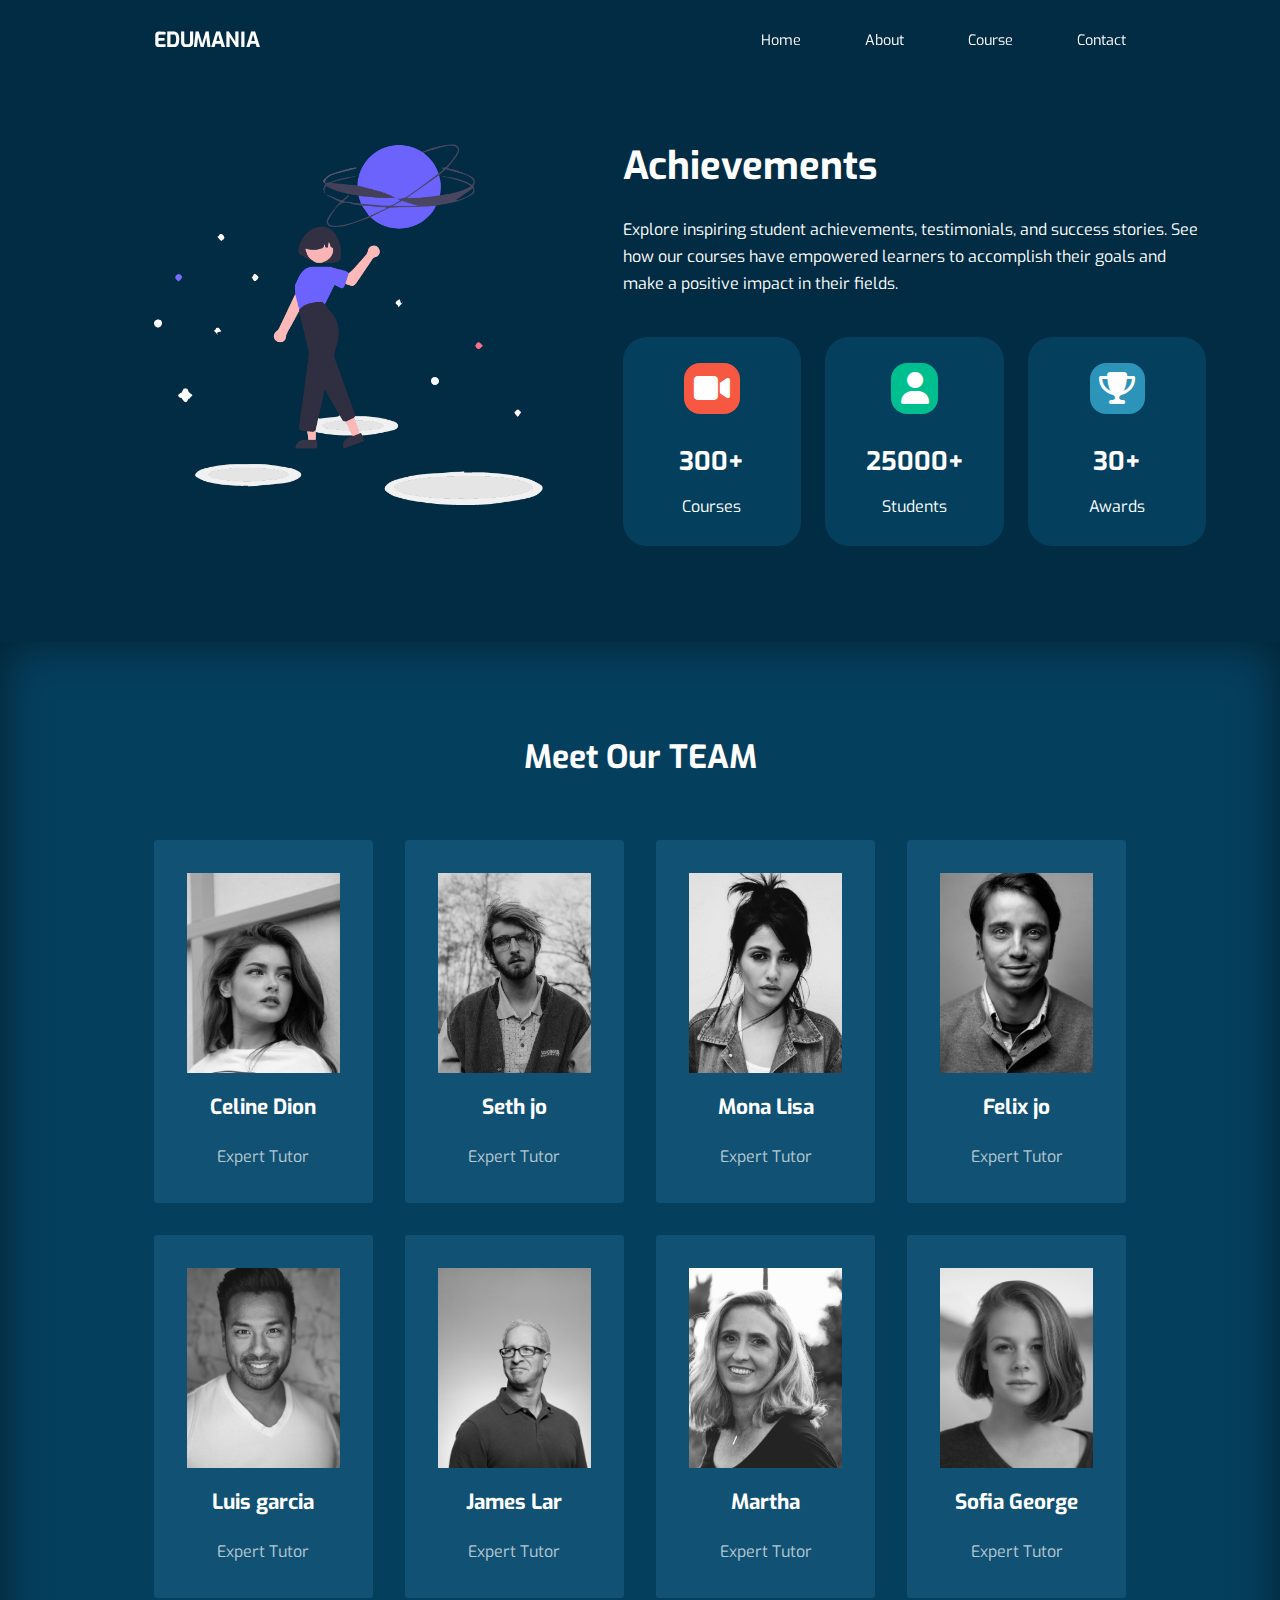
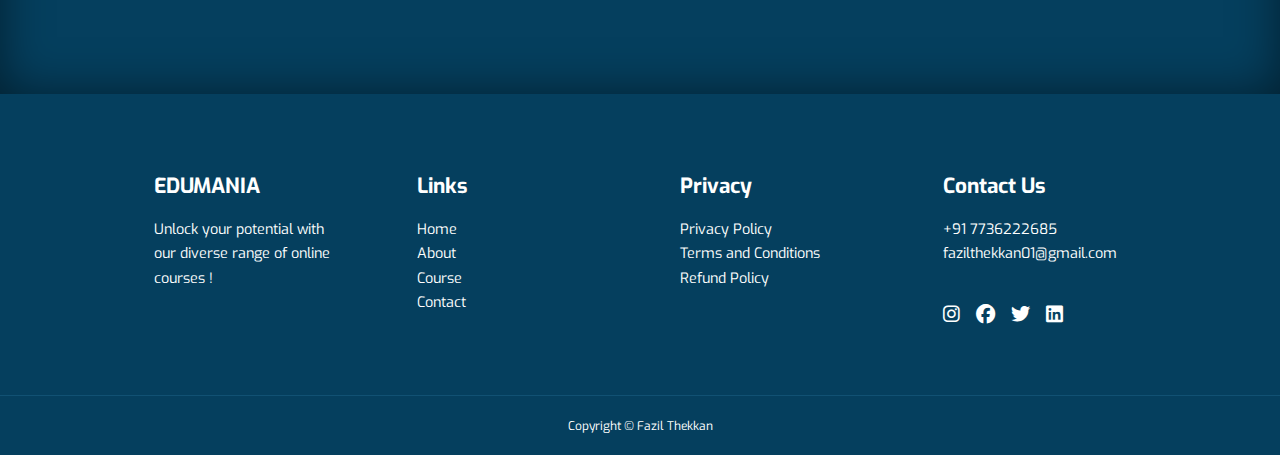
<file: about.html>
<DOCTYPE html>
<html lang="en">
<head>
    <meta charset="UTF-8">
    <meta http-equiv="X-UA-Compatible" content="IE=edge">
    <meta name="viewport" content="width=device-width, initial-scale=1.0">
    <title>Edumania-About</title>
    <link rel="shortcut icon" href="https://avatars.githubusercontent.com/u/122675114?v=4" type="image/x-icon">

    <!-- fontawesome-icons -->
    <link rel="stylesheet" href="https://cdnjs.cloudflare.com/ajax/libs/font-awesome/6.3.0/css/all.min.css">
    <!-- google-fonts -->
    <link rel="preconnect" href="https://fonts.googleapis.com">
    <link rel="preconnect" href="https://fonts.gstatic.com" crossorigin>
    <link href="https://fonts.googleapis.com/css2?family=Exo:wght@300;400;500;600;700;900&display=swap" rel="stylesheet">
    
    <!-- css -->
    <link rel="stylesheet" href="./css/style.css">
    <link rel="stylesheet" href="./css/about.css">

</head>
<body>
    <!-- navbar -->
    <nav>
        <div class="container nav_container">
            <a href="./index.html"><h4>EDUMANIA</h4></a>
            <ul class="nav_menu">
                <li><a href="./index.html">Home</a></li>
                <li><a href="./about.html">About</a></li>
                <li><a href="./course.html">Course</a></li>
                <li><a href="./contact.html">Contact</a></li>
            </ul>
            <button id="open-menu-btn"><i class="fa-solid fa-bars"></i></button>
            <button id="close-menu-btn"><i class="fa-solid fa-close"></i></button>
        </div>
    </nav>
    <!-- End Navbar -->

    <!-- Achievements -->

    <section class="about_achievements">
        <div class="container about_achievements-container">
            <div class="about_achievements-left">
                <img src="./images/about.png" alt="">
            </div>
            <div class="about_achievements-right">
                <h1>Achievements</h1>
                <p>Explore inspiring student achievements, testimonials, and success stories. See how our courses have empowered learners to accomplish their goals and make a positive impact in their fields.</p>
                <div class="achievements_cards">
                    <article class="achievement_card">
                        <span class="achievement_icon"><i class="fa-solid fa-video"></i></span>
                        <h3>300+</h3>
                        <p>Courses</p>
                    </article>
                    <article class="achievement_card">
                        <span class="achievement_icon"><i class="fa-solid fa-user"></i></span>
                        <h3>25000+</h3>
                        <p>Students</p>
                    </article>
                    <article class="achievement_card">
                        <span class="achievement_icon"><i class="fa-solid fa-trophy"></i></span>
                        <h3>30+</h3>
                        <p>Awards</p>
                    </article>
                </div>
            </div>
        </div>
    </section>
    <!-- END Achievements -->

    <!-- our-TEAM -->

    <section class="team">
        <h2>Meet Our TEAM</h2>
        <div class="container team_container">
            <article class="team_member">
                <div class="team_member-image">
                    <img src="./images/Person/ayo-ogunseinde-6W4F62sN_yI-unsplash.jpg" alt="">
                </div>
                <div class="team_member-info">
                    <h4>Celine Dion</h4>
                    <p>Expert Tutor</p>
                </div>
                <div class="team_member-socials">
                    <a href=""><i class="fa-brands fa-instagram"></i></a>
                    <a href=""><i class="fa-brands fa-facebook"></i></a>
                    <a href=""><i class="fa-brands fa-linkedin"></i></a>
                </div>
            </article>
            <article class="team_member">
                <div class="team_member-image">
                    <img src="./images/Person/seth-doyle-vmBik4xv27s-unsplash.jpg" alt="">
                </div>
                <div class="team_member-info">
                    <h4>Seth jo</h4>
                    <p>Expert Tutor</p>
                </div>
                <div class="team_member-socials">
                    <a href=""><i class="fa-brands fa-instagram"></i></a>
                    <a href=""><i class="fa-brands fa-facebook"></i></a>
                    <a href=""><i class="fa-brands fa-linkedin"></i></a>
                </div>
            </article>
            <article class="team_member">
                <div class="team_member-image">
                    <img src="./images/Person/matheus-ferrero-W7b3eDUb_2I-unsplash.jpg" alt="">
                </div>
                <div class="team_member-info">
                    <h4>Mona Lisa</h4>
                    <p>Expert Tutor</p>
                </div>
                <div class="team_member-socials">
                    <a href=""><i class="fa-brands fa-instagram"></i></a>
                    <a href=""><i class="fa-brands fa-facebook"></i></a>
                    <a href=""><i class="fa-brands fa-linkedin"></i></a>
                </div>
            </article>
            <article class="team_member">
                <div class="team_member-image">
                    <img src="./images/Person/jurica-koletic-7YVZYZeITc8-unsplash.jpg" alt="">
                </div>
                <div class="team_member-info">
                    <h4>Felix jo</h4>
                    <p>Expert Tutor</p>
                </div>
                <div class="team_member-socials">
                    <a href=""><i class="fa-brands fa-instagram"></i></a>
                    <a href=""><i class="fa-brands fa-facebook"></i></a>
                    <a href=""><i class="fa-brands fa-linkedin"></i></a>
                </div>
            </article>
            <article class="team_member">
                <div class="team_member-image">
                    <img src="./images/Person/joseph-gonzalez-iFgRcqHznqg-unsplash.jpg" alt="">
                </div>
                <div class="team_member-info">
                    <h4>Luis garcia</h4>
                    <p>Expert Tutor</p>
                </div>
                <div class="team_member-socials">
                    <a href=""><i class="fa-brands fa-instagram"></i></a>
                    <a href=""><i class="fa-brands fa-facebook"></i></a>
                    <a href=""><i class="fa-brands fa-linkedin"></i></a>
                </div>
            </article>
            <article class="team_member">
                <div class="team_member-image">
                    <img src="./images/Person/foto-sushi-6anudmpILw4-unsplash.jpg" alt="">
                </div>
                <div class="team_member-info">
                    <h4>James Lar</h4>
                    <p>Expert Tutor</p>
                </div>
                <div class="team_member-socials">
                    <a href=""><i class="fa-brands fa-instagram"></i></a>
                    <a href=""><i class="fa-brands fa-facebook"></i></a>
                    <a href=""><i class="fa-brands fa-linkedin"></i></a>
                </div>
            </article>
            <article class="team_member">
                <div class="team_member-image">
                    <img src="./images/Person/edward-cisneros-_H6wpor9mjs-unsplash.jpg" alt="">
                </div>
                <div class="team_member-info">
                    <h4>Martha</h4>
                    <p>Expert Tutor</p>
                </div>
                <div class="team_member-socials">
                    <a href=""><i class="fa-brands fa-instagram"></i></a>
                    <a href=""><i class="fa-brands fa-facebook"></i></a>
                    <a href=""><i class="fa-brands fa-linkedin"></i></a>
                </div>
            </article>
            <article class="team_member">
                <div class="team_member-image">
                    <img src="./images/Person/christopher-campbell-rDEOVtE7vOs-unsplash.jpg" alt="">
                </div>
                <div class="team_member-info">
                    <h4>Sofia George</h4>
                    <p>Expert Tutor</p>
                </div>
                <div class="team_member-socials">
                    <a href=""><i class="fa-brands fa-instagram"></i></a>
                    <a href=""><i class="fa-brands fa-facebook"></i></a>
                    <a href=""><i class="fa-brands fa-linkedin"></i></a>
                </div>
            </article>
        </div>
    </section>

    <!-- END our-TEAM -->

    <!-- Footer -->
    <footer>
        <div class="container footer_container">
            <div class="footer_1">
                <a href="./index.html" class="footer_logo"><h4>EDUMANIA</h4></a>
                <p>Unlock your potential with our diverse range of online courses !</p>
            </div>
            
            <div class="footer_2">
                <h4>Links</h4>
                <ul class="permalinks">
                    <li><a href="./index.html">Home</a></li>
                    <li><a href="./about.html">About</a></li>
                    <li><a href="./course.html">Course</a></li>
                    <li><a href="./contact.html">Contact</a></li>
                </ul>
            </div>

            <div class="footer_3">
                <h4>Privacy</h4>
                <ul class="privacy">
                    <li><a href="">Privacy Policy</a></li>
                    <li><a href="">Terms and Conditions</a></li>
                    <li><a href="">Refund Policy</a></li>
                </ul>
            </div>

            <div class="footer_4">
                <h4>Contact Us</h4>
                <div>
                    <p>+91 7736222685</p>
                    <p>fazilthekkan01@gmail.com</p>
                </div>

                <ul class="footer_socials">
                    <li><a href=""><i class="fa-brands fa-instagram"></i></a></li>
                    <li><a href=""><i class="fa-brands fa-facebook"></i></a></li>
                    <li><a href=""><i class="fa-brands fa-twitter"></i></a></li>
                    <li><a href=""><i class="fa-brands fa-linkedin"></i></a></li>
                </ul>
            </div>
        </div>
        <div class="footer_copyright"><small>Copyright &copy; Fazil Thekkan</small></div>
    </footer>
    <!-- END Footer -->


    <script src="./js/script.js"></script>
</body>
</html>
</file>
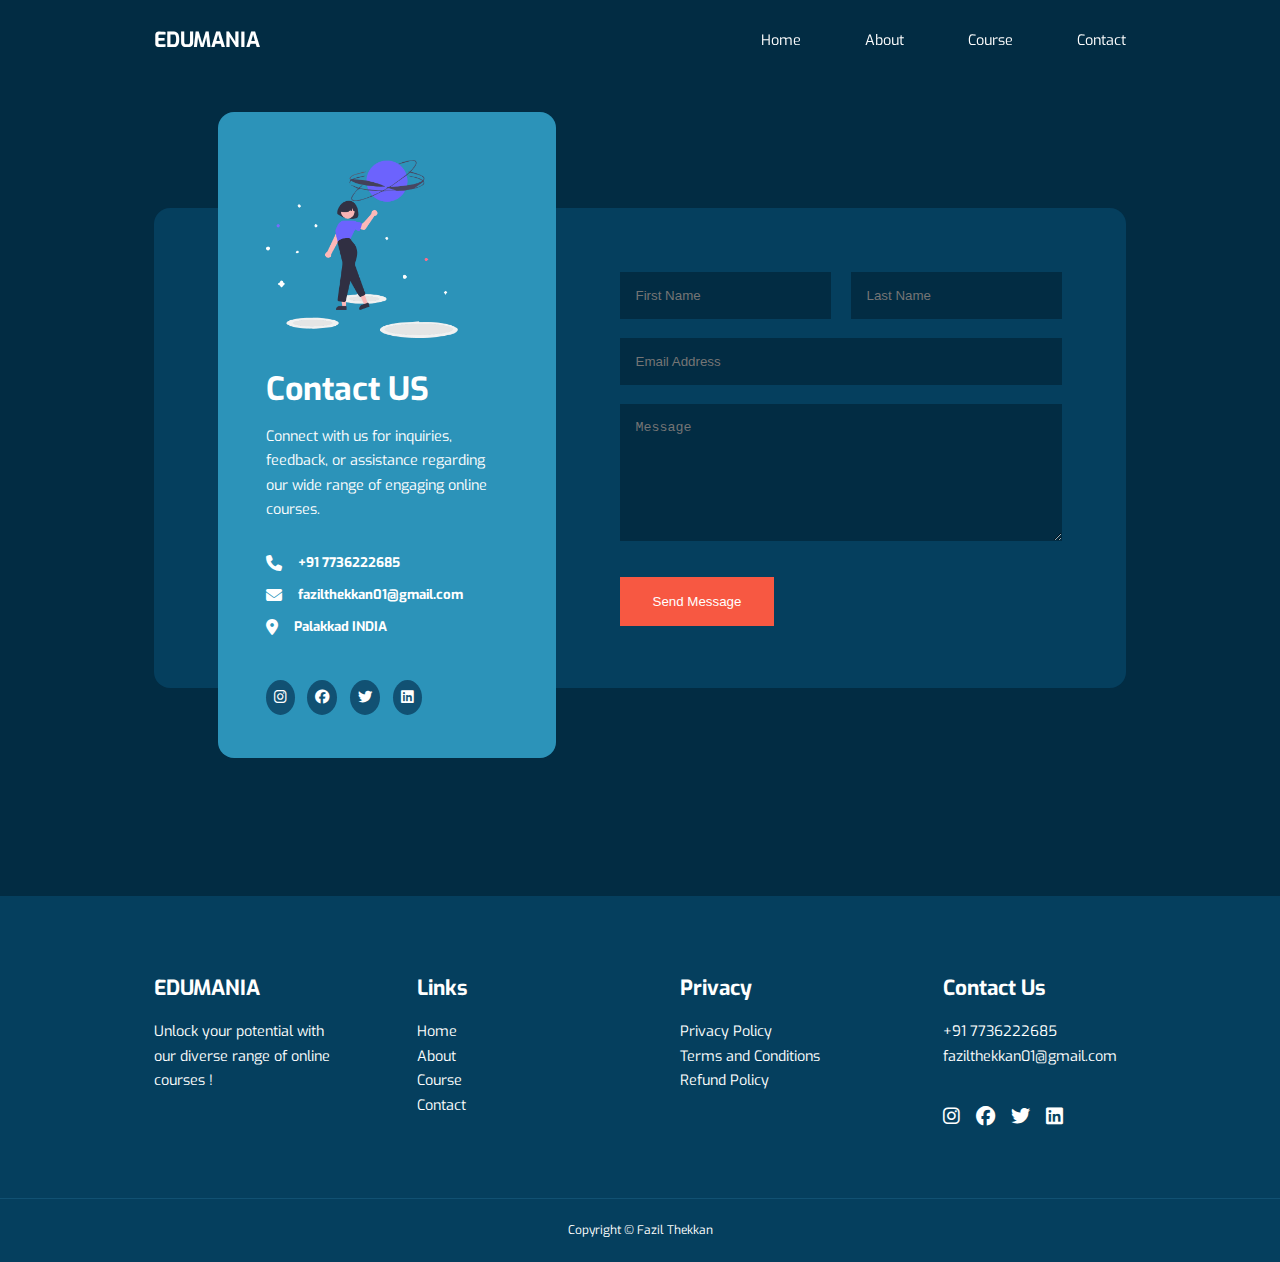
<file: contact.html>
<!DOCTYPE html>
<html lang="en">
<head>
    <meta charset="UTF-8">
    <meta http-equiv="X-UA-Compatible" content="IE=edge">
    <meta name="viewport" content="width=device-width, initial-scale=1.0">
    <title>Edumania-Contact</title>
    <link rel="shortcut icon" href="https://avatars.githubusercontent.com/u/122675114?v=4" type="image/x-icon">

    <!-- fontawesome-icons -->
    <link rel="stylesheet" href="https://cdnjs.cloudflare.com/ajax/libs/font-awesome/6.3.0/css/all.min.css">
    <!-- google-fonts -->
    <link rel="preconnect" href="https://fonts.googleapis.com">
    <link rel="preconnect" href="https://fonts.gstatic.com" crossorigin>
    <link href="https://fonts.googleapis.com/css2?family=Exo:wght@300;400;500;600;700;900&display=swap" rel="stylesheet">
    
    <!-- css -->
    <link rel="stylesheet" href="./css/style.css">
    <link rel="stylesheet" href="./css/contact.css">

</head>
<body>
    <!-- navbar -->
    <nav>
        <div class="container nav_container">
            <a href="./index.html"><h4>EDUMANIA</h4></a>
            <ul class="nav_menu">
                <li><a href="./index.html">Home</a></li>
                <li><a href="./about.html">About</a></li>
                <li><a href="./course.html">Course</a></li>
                <li><a href="./contact.html">Contact</a></li>
            </ul>
            <button id="open-menu-btn"><i class="fa-solid fa-bars"></i></button>
            <button id="close-menu-btn"><i class="fa-solid fa-close"></i></button>
        </div>
    </nav>
    <!-- End Navbar -->

    <!-- Contact US -->

    <section class="contact">
        <div class="container contact_container">
            <aside class="contact_aside">
                <div class="aside_image">
                    <img src="./images/about.png" alt="">
                </div>
                <h2>Contact US</h2>
                <p>Connect with us for inquiries, feedback, or assistance regarding our wide range of engaging online courses.</p>
                <ul class="contact_details">
                    <li>
                        <i class="fa-solid fa-phone"></i>
                        <h5>+91 7736222685</h5>
                    </li>
                    <li>
                        <i class="fa-solid fa-envelope"></i>
                        <h5>fazilthekkan01@gmail.com</h5>
                    </li>
                    <li>
                        <i class="fa-solid fa-location-dot"></i>
                        <h5>Palakkad INDIA</h5>
                    </li>
                </ul>
                <ul class="contact_socials">
                    <li><a href=""><i class="fa-brands fa-instagram"></i></a></li>
                    <li><a href=""><i class="fa-brands fa-facebook"></i></a></li>
                    <li><a href=""><i class="fa-brands fa-twitter"></i></a></li>
                    <li><a href=""><i class="fa-brands fa-linkedin"></i></a></li>
                </ul>
            </aside>

            <form action="https://formspree.io/f/xjvdezgp" method="POST" class="contact_form">
                <div class="form_name">
                    <input type="text" name="First Name" placeholder="First Name" required>
                    <input type="text" name="Last Name" placeholder="Last Name" required>
                </div>
                <input type="email" name="Email Address" placeholder="Email Address" required>
                <textarea name="Message" placeholder="Message" rows="7"></textarea>
                <button type="submit" class="btn btn-primary">Send Message</button>
            </form>
        </div>
    </section>

    <!-- Footer -->
    <footer>
        <div class="container footer_container">
            <div class="footer_1">
                <a href="./index.html" class="footer_logo"><h4>EDUMANIA</h4></a>
                <p>Unlock your potential with our diverse range of online courses !</p>
            </div>
            
            <div class="footer_2">
                <h4>Links</h4>
                <ul class="permalinks">
                    <li><a href="./index.html">Home</a></li>
                    <li><a href="./about.html">About</a></li>
                    <li><a href="./course.html">Course</a></li>
                    <li><a href="./contact.html">Contact</a></li>
                </ul>
            </div>

            <div class="footer_3">
                <h4>Privacy</h4>
                <ul class="privacy">
                    <li><a href="">Privacy Policy</a></li>
                    <li><a href="">Terms and Conditions</a></li>
                    <li><a href="">Refund Policy</a></li>
                </ul>
            </div>

            <div class="footer_4">
                <h4>Contact Us</h4>
                <div>
                    <p>+91 7736222685</p>
                    <p>fazilthekkan01@gmail.com</p>
                </div>

                <ul class="footer_socials">
                    <li><a href=""><i class="fa-brands fa-instagram"></i></a></li>
                    <li><a href=""><i class="fa-brands fa-facebook"></i></a></li>
                    <li><a href=""><i class="fa-brands fa-twitter"></i></a></li>
                    <li><a href=""><i class="fa-brands fa-linkedin"></i></a></li>
                </ul>
            </div>
        </div>
        <div class="footer_copyright"><small>Copyright &copy; Fazil Thekkan</small></div>
    </footer>
    <!-- END Footer -->


    <script src="./js/script.js"></script>

</body>
</html>
</file>
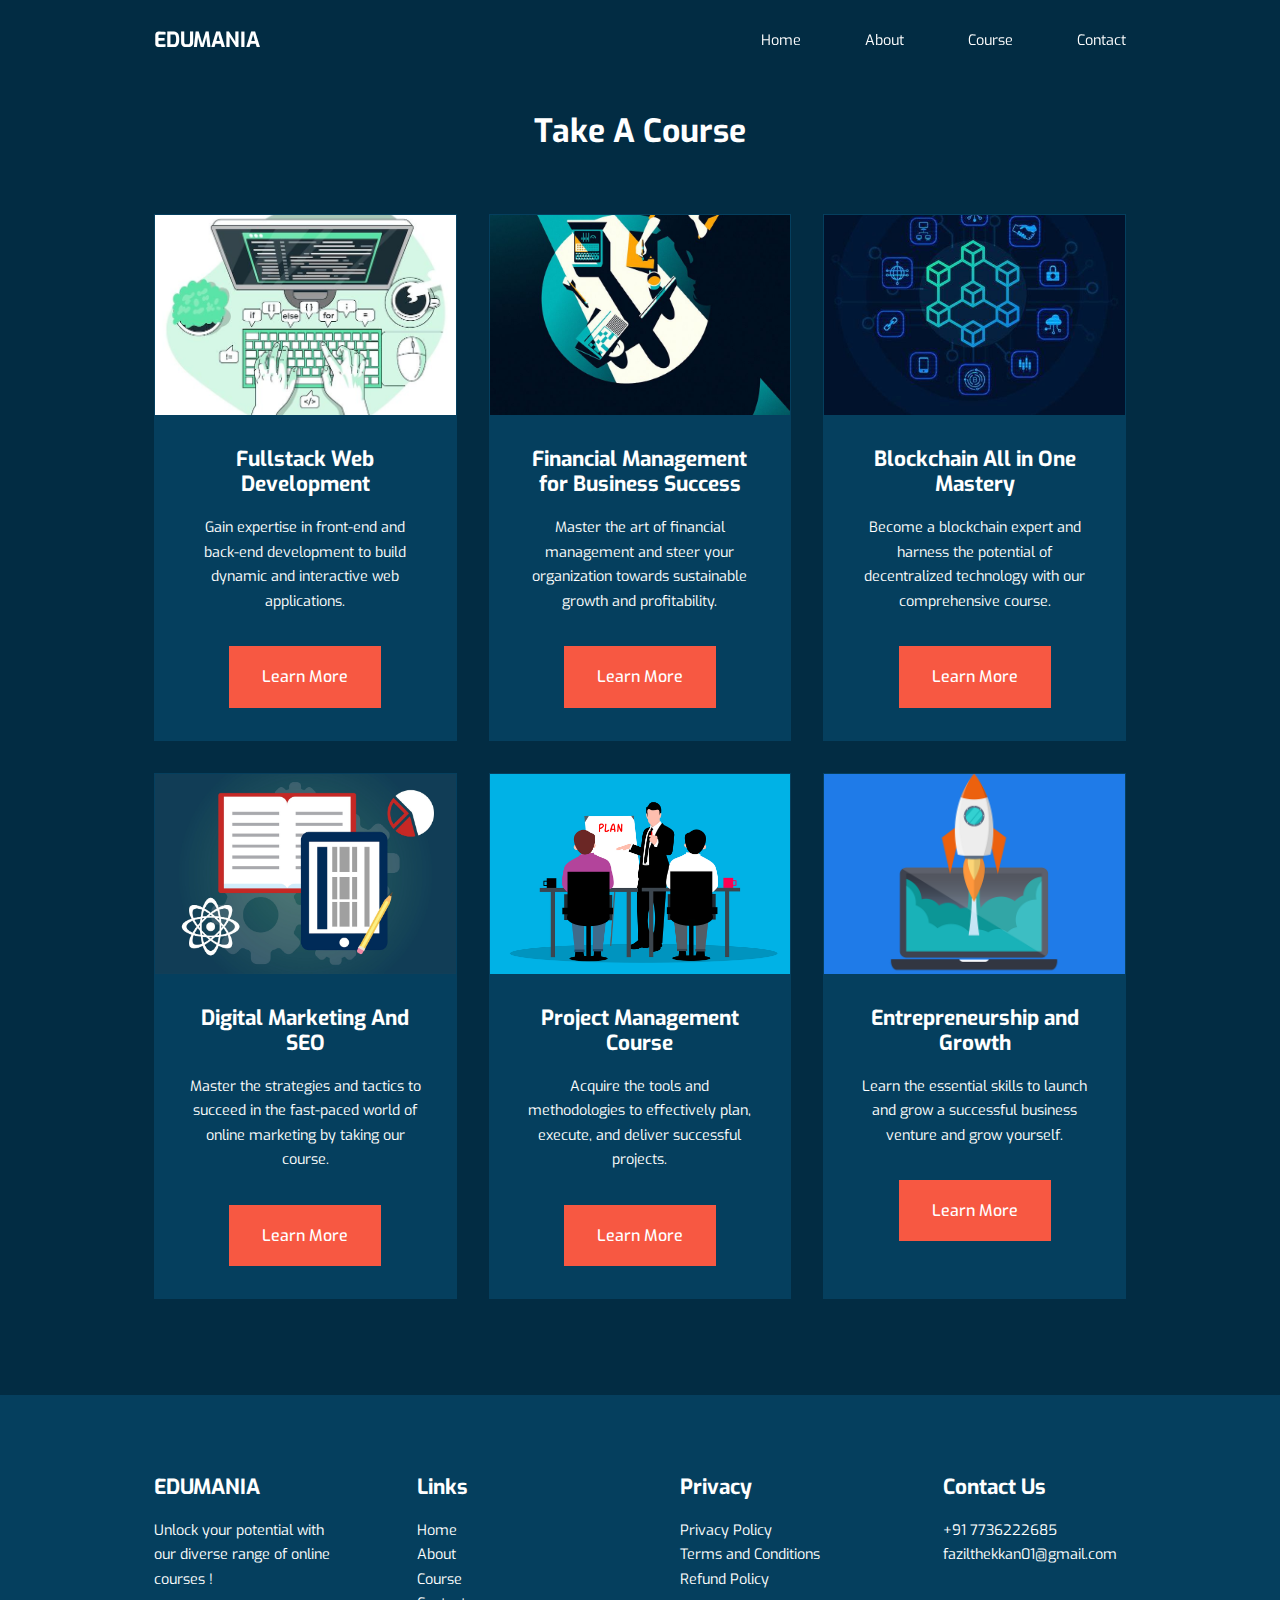
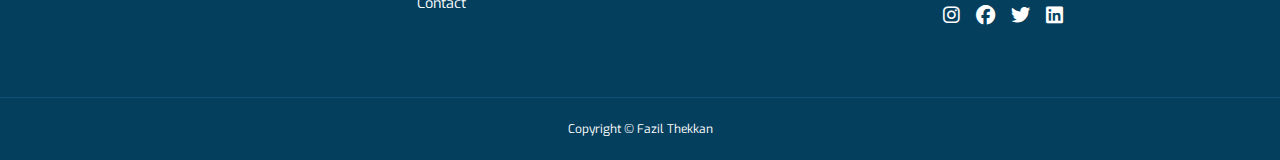
<file: course.html>
<!DOCTYPE html>
<html lang="en">
<head>
    <meta charset="UTF-8">
    <meta http-equiv="X-UA-Compatible" content="IE=edge">
    <meta name="viewport" content="width=device-width, initial-scale=1.0">
    <title>Edumania-Courses</title>
    <link rel="shortcut icon" href="https://avatars.githubusercontent.com/u/122675114?v=4" type="image/x-icon">

    <!-- fontawesome-icons -->
    <link rel="stylesheet" href="https://cdnjs.cloudflare.com/ajax/libs/font-awesome/6.3.0/css/all.min.css">
    <!-- google-fonts -->
    <link rel="preconnect" href="https://fonts.googleapis.com">
    <link rel="preconnect" href="https://fonts.gstatic.com" crossorigin>
    <link href="https://fonts.googleapis.com/css2?family=Exo:wght@300;400;500;600;700;900&display=swap" rel="stylesheet">
    
    <!-- css -->
    <link rel="stylesheet" href="./css/style.css">
    <style>
        .courses {
            margin-top: 1rem;
        }
    </style>

</head>
<body>
    <!-- navbar -->
    <nav>
        <div class="container nav_container">
            <a href="./index.html"><h4>EDUMANIA</h4></a>
            <ul class="nav_menu">
                <li><a href="./index.html">Home</a></li>
                <li><a href="./about.html">About</a></li>
                <li><a href="./course.html">Course</a></li>
                <li><a href="./contact.html">Contact</a></li>
            </ul>
            <button id="open-menu-btn"><i class="fa-solid fa-bars"></i></button>
            <button id="close-menu-btn"><i class="fa-solid fa-close"></i></button>
        </div>
    </nav>
    <!-- End Navbar -->

    <!-- Courses -->
    <section class="courses">
        <h2>Take A Course</h2>
        <div class="container courses_container">
            <article class="course">
                <div class="course_image">
                    <img src="./images/Free Vector _ Code typing concept illustration.jfif" alt="">
                </div>
                <div class="course_info">
                    <h4>Fullstack Web Development</h4>
                    <p>Gain expertise in front-end and back-end development to build dynamic and interactive web applications.</p>
                    <a href="./course.html" class="btn btn-primary">Learn More</a>
                </div>
            </article>

            <article class="course">
                <div class="course_image">
                    <img src="./images/Bafta brochure covers – in pictures.jfif" alt="">
                </div>
                <div class="course_info">
                    <h4>Financial Management for Business Success</h4>
                    <p>Master the art of financial management and steer your organization towards sustainable growth and profitability.</p>
                    <a href="./course.html" class="btn btn-primary">Learn More</a>
                </div>
            </article>

            <article class="course">
                <div class="course_image">
                    <img src="./images/MLM Software based on smart contract.jfif" alt="">
                </div>
                <div class="course_info">
                    <h4>Blockchain All in One Mastery </h4>
                    <p>Become a blockchain expert and harness the potential of decentralized technology with our comprehensive course.</p>
                    <a href="./course.html" class="btn btn-primary">Learn More</a>
                </div>
            </article>

            <article class="course">
                <div class="course_image">
                    <img src="./images/new3.jpg" alt="">
                </div>
                <div class="course_info">
                    <h4>Digital Marketing And SEO</h4>
                    <p> Master the strategies and tactics to succeed in the fast-paced world of online marketing by taking our course.</p>
                    <a href="./course.html" class="btn btn-primary">Learn More</a>
                </div>
            </article>

            <article class="course">
                <div class="course_image">
                    <img src="./images/new2.png" alt="">
                </div>
                <div class="course_info">
                    <h4>Project Management Course</h4>
                    <p>Acquire the tools and methodologies to effectively plan, execute, and deliver successful projects.</p>
                    <a href="./course.html" class="btn btn-primary">Learn More</a>
                </div>
            </article>

            <article class="course">
                <div class="course_image">
                    <img src="./images/new1.png" alt="">
                </div>
                <div class="course_info">
                    <h4>Entrepreneurship and Growth</h4>
                    <p> Learn the essential skills to launch and grow a successful business venture and grow yourself.</p>
                    <a href="./course.html" class="btn btn-primary">Learn More</a>
                </div>
            </article>
        </div>
    </section>
    <!-- End Courses -->

    <!-- Footer -->
    <footer>
        <div class="container footer_container">
            <div class="footer_1">
                <a href="./index.html" class="footer_logo"><h4>EDUMANIA</h4></a>
                <p>Unlock your potential with our diverse range of online courses !</p>
            </div>
            
            <div class="footer_2">
                <h4>Links</h4>
                <ul class="permalinks">
                    <li><a href="./index.html">Home</a></li>
                    <li><a href="./about.html">About</a></li>
                    <li><a href="./course.html">Course</a></li>
                    <li><a href="./contact.html">Contact</a></li>
                </ul>
            </div>

            <div class="footer_3">
                <h4>Privacy</h4>
                <ul class="privacy">
                    <li><a href="">Privacy Policy</a></li>
                    <li><a href="">Terms and Conditions</a></li>
                    <li><a href="">Refund Policy</a></li>
                </ul>
            </div>

            <div class="footer_4">
                <h4>Contact Us</h4>
                <div>
                    <p>+91 7736222685</p>
                    <p>fazilthekkan01@gmail.com</p>
                </div>

                <ul class="footer_socials">
                    <li><a href=""><i class="fa-brands fa-instagram"></i></a></li>
                    <li><a href=""><i class="fa-brands fa-facebook"></i></a></li>
                    <li><a href=""><i class="fa-brands fa-twitter"></i></a></li>
                    <li><a href=""><i class="fa-brands fa-linkedin"></i></a></li>
                </ul>
            </div>
        </div>
        <div class="footer_copyright"><small>Copyright &copy; Fazil Thekkan</small></div>
    </footer>
    <!-- END Footer -->


    <script src="./js/script.js"></script>

</body>
</html>
</file>
<file: css/style.css>
* {
    margin: 0;
    padding: 0;
    border: 0;
    outline: 0;
    text-decoration: none;
    list-style: none;
    box-sizing: border-box;
}

:root {
    --color-primary: #2c93b9;
    --color-success: #00bf8e;
    --color-warning: #f7c94b;
    --color-danger: #f75842;
    --color-danger-variant: rgba(247, 88, 66, 0.4);
    --color-white: #fff;
    --color-light: rgba(255, 255, 255, 0.7);
    --color-black: #000;
    --color-bg: #022C43;
    --color-bg1: #053F5E;
    --color-bg2: #115173;

    --container-width-lg: 76%;
    --container-width-md: 90%;
    --container-width-sm: 94%;

    --transition: all 400ms ease;
}

body {
    font-family: 'Exo', sans-serif;
    line-height: 1.7;
    color: var(--color-white);
    background: var(--color-bg);
}

.container {
    width: var(--container-width-lg);
    margin: 0 auto;
}

section {
    padding: 6rem 0;
}

section h2 {
    text-align: center;
    margin-bottom: 4rem;
}

h1,h2,h3,h4,h5 {
    line-height: 1.2;
}

h1 {
    font-size: 2.4rem;
}

h2 {
    font-size: 2rem;
}

h3 {
    font-size: 1.6rem;
}

h4 {
    font-size: 1.3rem;
}

a {
    color: var(--color-white);
}

img {
    width: 100%;
    display: block;
    object-fit: cover;
}

.btn {
    display: inline-block;
    background: var(--color-white);
    color: var(--color-black);
    padding: 1rem 2rem;
    border: 1px solid transparent;
    font-weight: 500;
    transition: var(--transition);
}

.btn:hover {
    background: transparent;
    color: var(--color-white);
    border-color: var(--color-white);
}

.btn-primary {
    background: var(--color-danger);
    color: var(--color-white);
}


/* --------------------Navbar--------------------- */

nav {
    background: transparent;
    width: 100vw;
    height: 5rem;
    position: fixed;
    top: 0;
    z-index: 11;
}

.nav_container {
    height: 100%;
    display: flex;
    justify-content: space-between;
    align-items: center;
}

nav button {
    display: none;
}

.nav_menu {
    display: flex;
    align-items: center;
    gap: 4rem;
}

.nav_menu a {
    font-size: 0.9rem;
    transition: var(--transition);
}

.nav_menu a:hover {
    color: var(--color-bg2);
}

/* change nav color on scroll */
.window-scroll {
    background: var(--color-primary);
    box-shadow: 0 1rem 2rem rgba(0, 0, 0, 0.2);
    transition: var(--transition);
}


/* ---------------------------Header----------------- */

header {
    position: relative;
    top: 5rem;
    overflow: hidden;
    height: 70vh;
    margin-bottom: 5rem;
}

.header_container {
    display: grid;
    grid-template-columns: 1fr 1fr;
    align-items: center;
    gap: 5rem;
    height: 100%;
}

.header_left p {
    margin: 1rem 0 2.4rem;
}


/*---------------------------- Categories--------------- */

.categories {
    background: var(--color-bg1);
    height: 32rem;
    border-bottom-right-radius: 50%;
}

.categories h1 {
    line-height: 1;
    margin-bottom: 3rem;
}

.categories_container {
    display: grid;
    grid-template-columns: 40% 60%;
    gap: 1rem;
}

.categories_left {
    margin-right: 4rem;
}

.categories_left p {
    margin: 1rem 0 3rem;
}

.categories_right {
    display: grid;
    grid-template-columns: repeat(3, 1fr);
    gap: 1.2rem;
}

.category {
    background: var(--color-bg2);
    padding: 2rem;
    border-radius: 2rem;
    transition: var(--transition);
}

.category:hover {
    box-shadow: 0 3rem 3rem rgba(0, 0, 0, 0.3);
}

.category_icon {
    background: var(--color-primary);
    padding: 0.7rem;
    border-radius: 0.9rem;
}

.category h5{
    margin: 2rem 0 1rem;
}

.category p {
    font-size: 0.85rem;
}

.category:nth-child(2) .category_icon {
    background: var(--color-danger);
}

.category:nth-child(3) .category_icon {
    background: var(--color-success);
}

.category:nth-child(4) .category_icon {
    background: var(--color-warning);
}

.category:nth-child(5) .category_icon {
    background: var(--color-bg);
}


/* ----------------------Courses------------------ */


.courses {
    margin-top: 10rem;
}

.courses_container {
    display: grid;
    grid-template-columns: 1fr 1fr 1fr;
    gap: 2rem;
}

.course {
    background: var(--color-bg1);
    text-align: center;
    border: 1px solid transparent;
    transition: var(--transition);
}

.course:hover {
    background: transparent;
    border-color: var(--color-primary);
}

.course_info {
    padding: 2rem;
}

.course_info p {
    margin: 1.2rem 0 2rem;
    font-size: 0.9rem;
}

.course_image img{
    height: 200px;
}

/* ---------------------FAQ-------------------- */

.faqs {
    background: var(--color-bg1);
    box-shadow: inset 0 0 3rem rgba(0, 0, 0, 0.5);
}

.faqs_container {
    display: grid;
    grid-template-columns: 1fr 1fr;
    gap: 1rem;
}

.faq {
    padding: 2rem;
    display: flex;
    align-items: center;
    gap: 1.4rem;
    height: fit-content;
    background: var(--color-primary);
    cursor: pointer;
}

.faq h4 {
    font-size: 1rem;
    line-height: 2.2;
}

.faq_icon {
    align-self: flex-start;
    font-size: 1.2rem;
}

.faq p {
    margin-top: 0.8rem;
    display: none;
}

.faq.open p {
    display: block;
}


/* ---------------------Testmonials------------------ */

.testmonials_container {
    overflow-x: hidden;
    position: relative;
    margin-bottom: 5rem;
}

.testmonial {
    padding: 2rem;
}

.avatar {
    width: 6rem;
    height: 6rem;
    border-radius: 50%;
    overflow: hidden;
    margin: 0 auto 1rem;
    border: 1rem solid var(--color-bg1);
}

.testmonial_info {
    text-align: center;
}

.testmonial_body {
    background: var(--color-primary);
    padding: 2rem;
    margin-top: 3rem;
    position: relative;
}

.testmonial_body::before {
    content: '';
    display: block;
    background: linear-gradient(135deg, transparent, var(--color-primary), var(--color-primary));
    width: 3rem;
    height: 3rem;
    position: absolute;
    left: 45%;
    top: -1.5em;
    transform: rotate(45deg);
}

/* ---------------FOOTER--------------- */

footer {
    background: var(--color-bg1);
    padding-top: 5rem;
    font-size: 0.9rem;
}

.footer_container {
    display: grid;
    grid-template-columns: repeat(4, 1fr);
    gap: 5rem;
}

.footer_container > div h4 {
    margin-bottom: 1.2rem;
}

.footer_1 p {
    margin: 0 0 2rem;
}

.footer ul li {
    margin-bottom: 0.7rem;
}

footer ul li a:hover {
    text-decoration: underline;
}

.footer_socials {
    display: flex;
    gap: 1rem;
    font-size: 1.2rem;
    margin-top: 2rem;
}

.footer_copyright {
    text-align: center;
    padding: 1.2rem 0;
    margin-top: 4rem;
    border-top: 1px solid var(--color-bg2);
}




/* ===============MEDIA QUERIES(tablets)====================== */

@media screen and (max-width: 1024px) {
    .container {
        width: var(--container-width-md);
    }

    h1 {
        font-size: 2.2rem;
    }

    h2 {
        font-size: 1.7rem;
    }

    h3 {
        font-size: 1.4rem;
    }

    h4 {
        font-size: 1.2rem;
    }

    /* ---------Navbar------------- */
    nav button {
        display: inline-block;
        background: transparent;
        font-size: 1.4rem;
        color: var(--color-white);
        cursor: pointer;
    }

    nav button#close-menu-btn {
        display: none;
    }

    .nav_menu {
        position: fixed;
        top: 5rem;
        right: 5%;
        height: fit-content;
        width: 18rem;
        flex-direction: column;
        gap: 0;
        display: none;
    }

    .nav_menu li{
        width: 100%;
        height: 5.8rem;
        animation: animateNavItems 400ms linear forwards;
        transform-origin: top right;
        opacity: 0;
    }

    .nav_menu li:nth-child(2) {
        animation-delay: 200ms;
    }

    .nav_menu li:nth-child(3) {
        animation-delay: 400ms;
    }

    .nav_menu li:nth-child(4) {
        animation-delay: 600ms;
    }
    
    @keyframes animateNavItems {
        0% {
            transform: rotateZ(-90deg);
        }
        100% {
            transform: rotateZ(0deg);
            opacity: 1;
        }
    }

    .nav_menu li a {
        background: var(--color-primary);
        box-shadow: -4rem 6rem 10rem rgba(0, 0, 0, 0.6);
        width: 100%;
        height: 100%;
        display: grid;
        place-items: center;
    }

    .nav_menu li a:hover {
        background: var(--color-bg2);
        color: var(--color-white);
    }


    /* Header */

    header {
        height: fit-content;
        margin-bottom: 4rem;
        margin-top: 3rem;
    }

    .header_container {
        gap: 3rem;
        padding-bottom: 4rem;
    }

    .header_right-image img{
        width: 300px;
        height: 300px;
        object-fit: fill;
    }

    /* Categories */

    .categories {
        height: auto;
    }

    .categories_container {
        grid-template-columns: 1fr;
        gap: 3rem;
    }

    .categories_left {
        margin-right: 0;
    }

    /* Courses */

    .courses {
        margin-top: 0;
    }

    .courses_container {
        grid-template-columns: 1fr 1fr;
    }

    /* FAQ */

    .faqs_container {
        max-width: max-content;
    }

    .faq {
        padding: 1.2rem;
    }
    
}


/* ================Media query -Mobile=============== */

@media screen and (max-width: 600px) {
    .container {
        width: var(--container-width-sm);
    }

    /* Navbar */

    .nav_menu {
        right: 3%;
    }

    #open-menu-btn, #close-menu-btn {
        margin-right: 1rem;
    }

    /* Header */

    header {
        height: fit-content;
    }

    .header_container {
        grid-template-columns: 1fr;
        text-align: center;
    }

    .header_right {
        display: none;
    }

    .header_left p {
        margin-bottom: 1.3rem;
    }

    /* Categories */

    .categories_right {
        grid-template-columns: 1fr 1fr;
        gap: .7rem;
    }

    .category {
        padding: 1rem;
        border-radius: 1rem;
    }

    .categories_left {
        display: flex;
        flex-direction: column;
        align-items: center;
    }

    .category_icon {
        margin-top: 4px;
        display: inline-block;
    }

    /* Courses */

    .courses_container {
        grid-template-columns: 1fr;
    }

    /* FAQ */

    .faqs_container {
        grid-template-columns: 1fr;
    }

    /* Testmonials */

    .testmonial_body {
        padding: 1.2rem;
    }

    /* FOOTER */

    .footer_container {
        grid-template-columns: 1fr;
        text-align: center;
    }

    .footer_1 p {
        margin: 1rem auto;
    }

    .footer_socials {
        justify-content: center;
    }
}
</file>
<file: css/about.css>
.about_achievements {
    margin-top: 3rem;
}

.about_achievements-container {
    display: grid;
    grid-template-columns: 40% 60%;
    gap: 5rem;
}

.about_achievements-right > p {
    margin: 1.6rem 0 2.5rem;
}

.achievements_cards {
    display: grid;
    grid-template-columns: repeat(3, 1fr);
    gap: 1.5rem;
}

.achievement_card {
    background: var(--color-bg1);
    padding: 1.6rem;
    border-radius: 1.5rem;
    text-align: center;
    transition: var(--transition);
}

.achievement_card:hover {
    background: var(--color-bg2);
    box-shadow: 0 3rem 3rem rgba(0, 0, 0, 0.3);
}

.achievement_icon {
    background: var(--color-danger);
    padding: 0.6rem;
    border-radius: 1rem;
    display: inline-block;
    margin-bottom: 2rem;
    font-size: 2rem;
}

.achievement_card:nth-child(2) .achievement_icon {
    background: var(--color-success);
}

.achievement_card:nth-child(3) .achievement_icon {
    background: var(--color-primary);
}

.achievement_card p {
    margin-top: 1rem;
}


/* ========================Our Team=================== */

.team {
    background: var(--color-bg1);
    box-shadow: inset 0 0 3rem rgba(0, 0, 0, 0.5);
}

.team_container {
    display: grid;
    grid-template-columns: repeat(4, 1fr);
    gap: 2rem;
}

.team_member {
    background: var(--color-bg2);
    padding: 2rem;
    border: 1px solid transparent;
    border-radius: .2rem;
    transition: var(--transition);
    position: relative;
    overflow: hidden;
}

.team_member:hover {
    background: transparent;
    border-color: var(--color-primary);
}

.team_member:hover .team_member-socials {
    right: 0;
}

.team_member-image img{
    width: 100%;
    height: 200px;
    filter: saturate(0);
}

.team_member:hover img {
    filter: saturate(1);
}

.team_member-info * {
    text-align: center;
    margin-top: 1.4rem;
}

.team_member-info p {
    color: var(--color-light);
}

.team_member-socials {
    position: absolute;
    top: 50%;
    transform: translateY(-50%);
    right: -100%;
    display: flex;
    flex-direction: column;
    background: var(--color-primary);
    border-radius: 1rem 0  0 1rem;
    gap: 2rem;
    box-shadow: -2rem 0 2rem rgba(0, 0, 0, 0.3);
    transition: var(--transition);
}

.team_member-socials {
    padding: 1rem;
}


/* ====================MEDIA QUERY-TABLET======================== */

@media screen and (max-width: 1024px) {
    .about_achievements {
        margin-top: 2rem;
    }

    .about_achievements-container {
        grid-template-columns: 1fr;
    }

    .about_achievements-left {
        width: 80%;
        margin: 0 auto;
    }

    .about_achievements-left img {
        width: 50%;
        margin: 0 auto;
    }

    .about_achievements-right h1{
        text-align: center;
    }

    /* TEAM */

    .team_container {
        grid-template-columns: repeat(3, 1fr);
        gap: 1.5rem;
    }

    .team_member {
        padding: 1rem;
    }


}


/* ==================MEDIA query- MOBILE============== */

@media screen and (max-width: 600px) {
    .achievements_cards {
        grid-template-columns: 1fr 1fr;
        gap: 0.7rem;
    }

    .team_container {
        grid-template-columns: 1fr 1fr;
        gap: 0.7rem;
    }

    .team_member {
        padding: 0;
    }

    .team_member p {
        margin: 1.5rem;
    }
}
</file>
<file: css/contact.css>
.contact_container {
    background: var(--color-bg1);
    padding: 4rem;
    display: grid;
    grid-template-columns: 40% 60%;
    gap: 4rem;
    height: 30rem;
    margin: 7rem auto;
    border-radius: 1rem;
}

/* ---------ASIDE */

.contact_aside {
    background: var(--color-primary);
    padding: 3rem;
    border-radius: 1rem;
    position: relative;
    bottom: 10rem;
}

.aside_image {
    width: 12rem;
    margin-bottom: 2rem;
}

.contact_aside h2 {
    text-align: left;
    margin-bottom: 1rem;
}

.contact_aside p {
    font-size: 0.9rem;
    margin-bottom: 2rem;
}

.contact_details li{
    display: flex;
    gap: 1rem;
    align-items: center;
    margin-bottom: 1rem;
}

.contact_socials {
    display: flex;
    gap: .8rem;
    margin-top: 3rem;
}

.contact_socials a {
    background: var(--color-bg2);
    padding: 0.5rem;
    border-radius: 50%;
    font-size: 0.9rem;
    transition: var(--transition);
}

.contact_socials a:hover {
    background: transparent;
}


/* ---------------FORM--------------- */

.contact_form {
    display: flex;
    flex-direction: column;
    gap: 1.2rem;
    margin-right: 4rem;
}

.form_name {
    display: flex;
    gap: 1.2rem;
}

.contact_form input[type="text"] {
    width: 50%;
}

.contact_form input, textarea {
    width: 100%;
    padding: 1rem;
    background: var(--color-bg);
    color: var(--color-white);
}

.contact_form .btn {
    width: max-content;
    cursor: pointer;
    margin-top: 1rem;
}


/* ===========================MEDIA Queries - TABLETS================== */

@media screen and (max-width: 1024px) {
    .contact {
        padding-bottom: 0;
    }

    .contact_container {
        gap: 1.5rem;
        margin-top: 3rem;
        height: auto;
        padding: 1.5rem;
    }

    .contact_aside {
        width: auto;
        padding: 1.5rem;
        bottom: 0;
    }

    .contact_form {
        align-self: center;
        margin-right: 1.5rem;
    }
}


/* ===========================MEDIA Queries - MOBILE================== */

@media screen and (max-width: 600px) {
    .contact_container {
        grid-template-columns: 1fr;
        gap: 3rem;
        margin-top: 0;
        padding: 0;
    }

    .contact_form {
        margin: 0 1.5rem 3rem;
    }

    .form_name {
        flex-direction: column;
    }

    .form_name input[type="text"] {
        width: 100%;
    }
}
</file>
